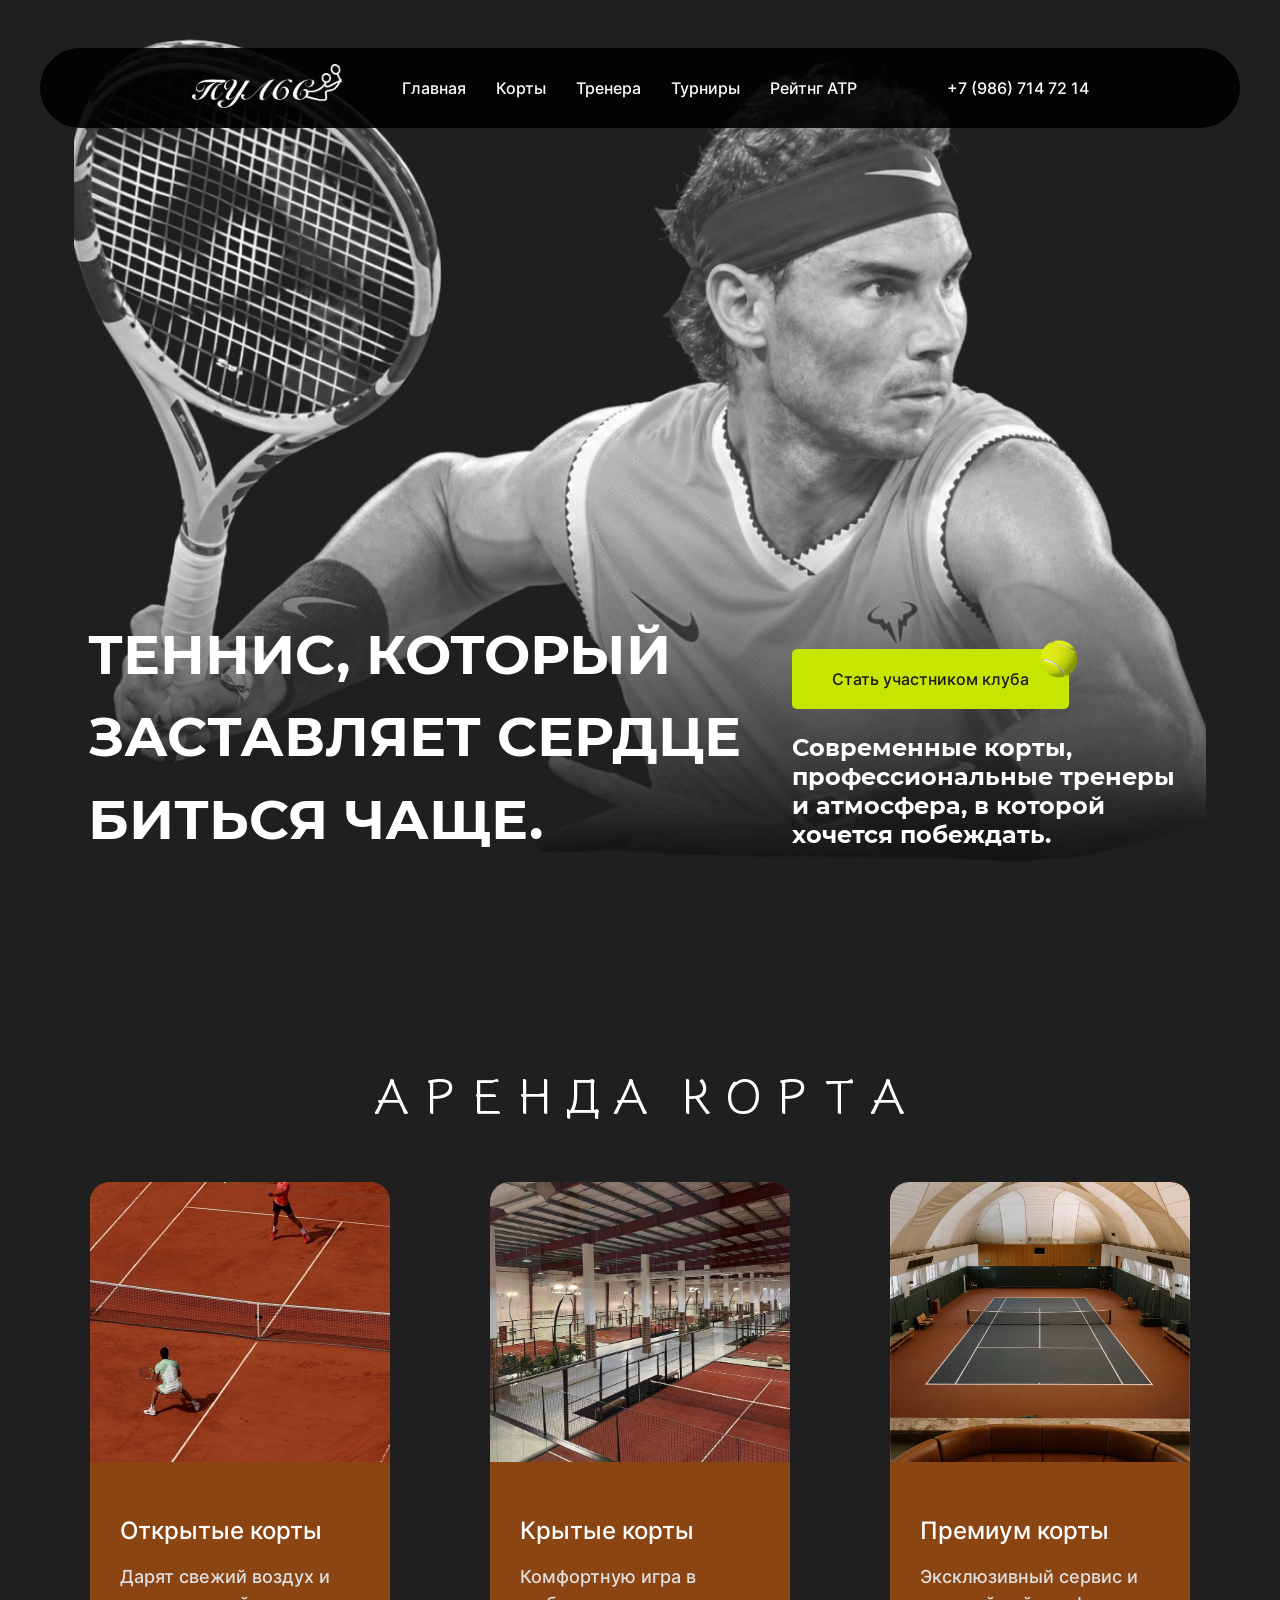
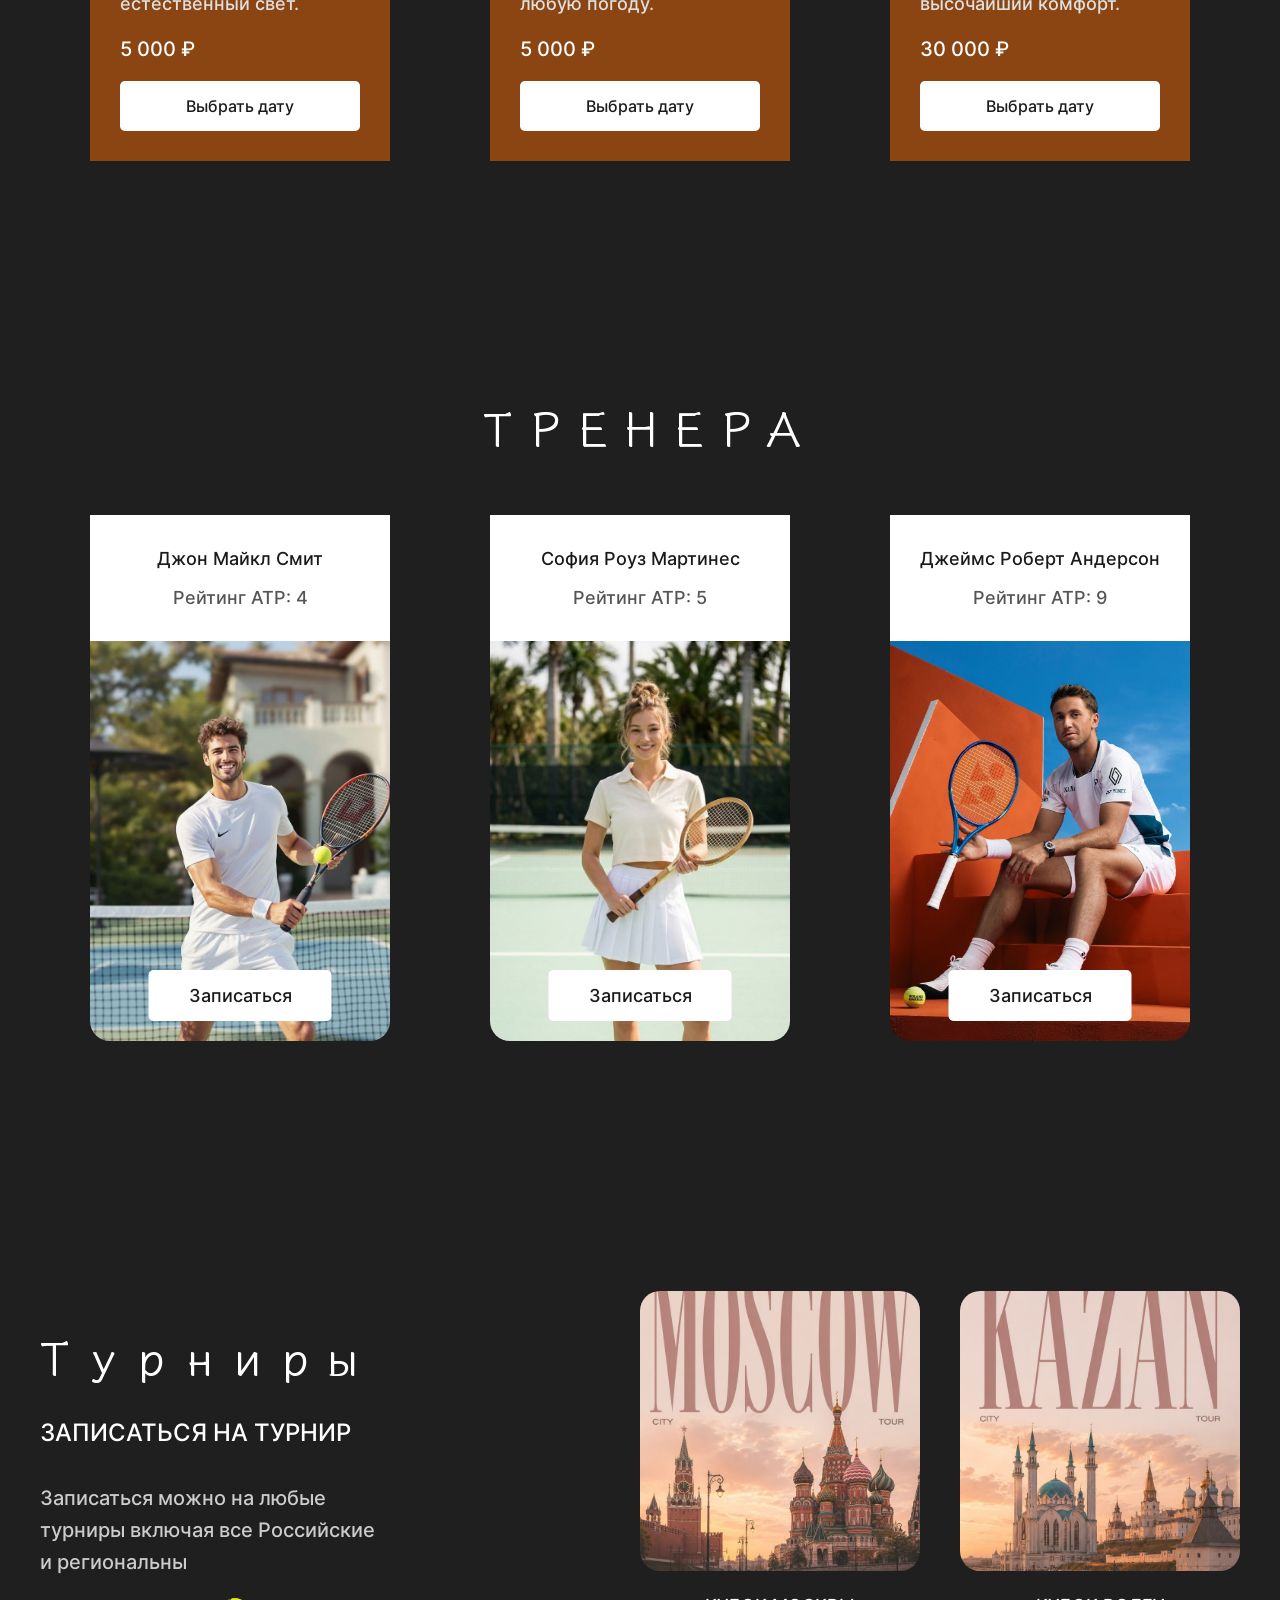
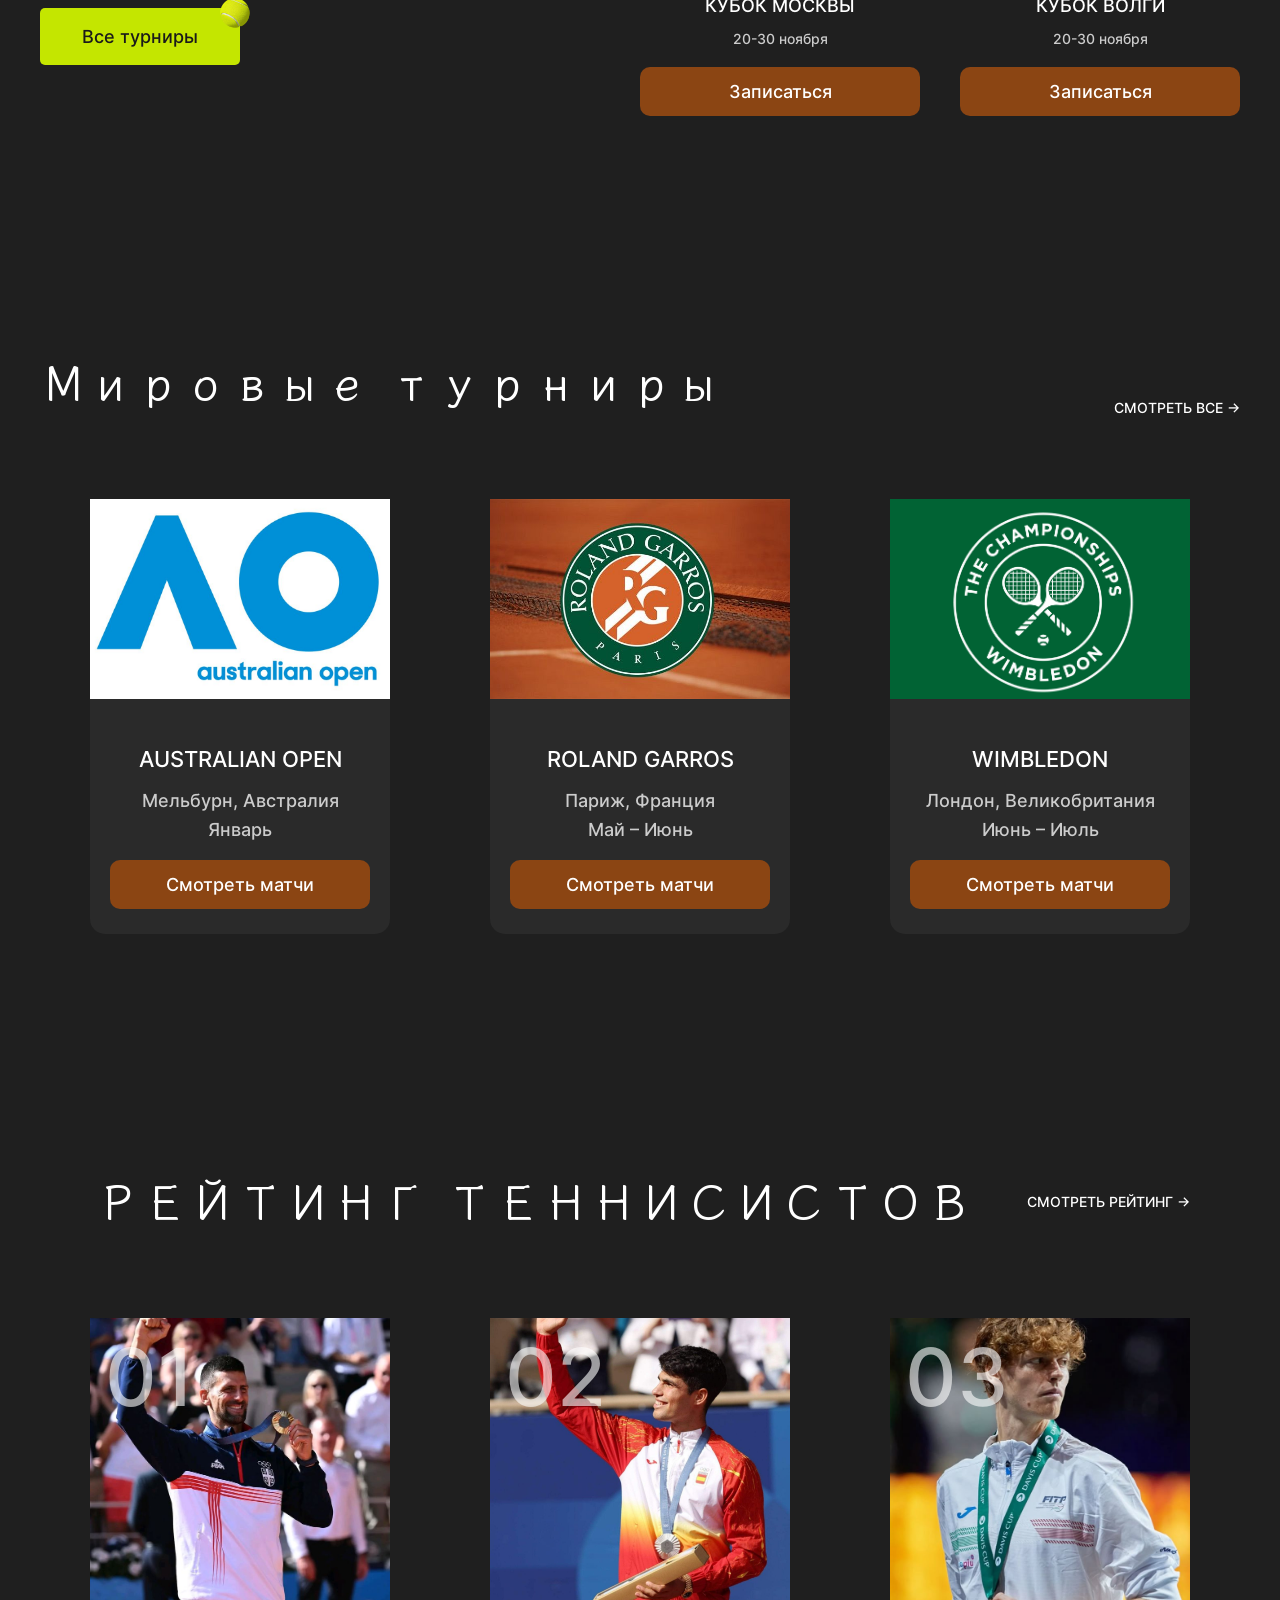
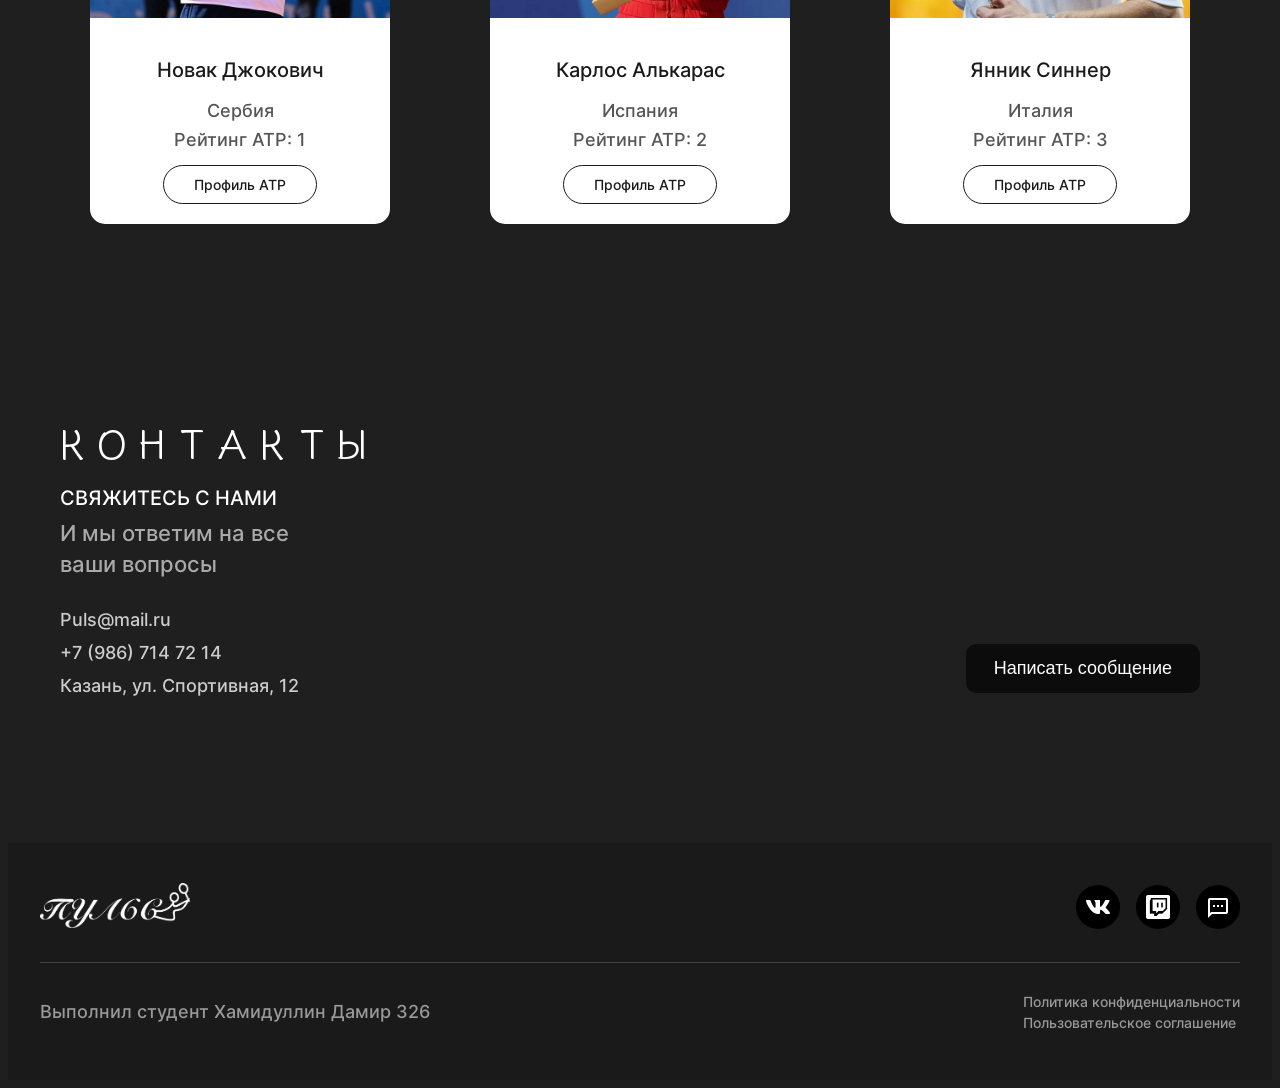
<file: index.html>
<!DOCTYPE html>
<html lang="ru">

<head>
    <meta charset="UTF-8">
    <meta name="viewport" content="width=device-width, initial-scale=1.0">
    <title>Пульс</title>
    <link rel="stylesheet" href="css/style.css">
    <link rel="shortcut icon" href="image/faw.svg" type="image/x-icon">
</head>

<body>
    <!-- шапка -->
    <header>
        <div class="shapca container">
            <div class="shapca-logo"><img src="image/Ресурс-1.png" alt=""></div>

            <nav>
                <a href="#">Главная</a>
                <a href="#cort">Корты</a>
                <a href="#couch">Тренера</a>
                <a href="#tur">Турниры</a>
                <a href="#atp">Рейтнг АТP</a>
                <a href="tel:+79867147214" class="tel">+7 (986) 714 72 14</a>
            </nav>
        </div>

    </header>
    <!-- конец шапки -->

    <!-- банер -->
    <div class="baner-block">
        <div class="baner container-baner">
            <div class="baner-content">
                <h1>ТЕННИС, КОТОРЫЙ ЗАСТАВЛЯЕТ СЕРДЦЕ БИТЬСЯ ЧАЩЕ.</h1>
                <div class="baner-info"> <a href="#con" class="banner-button">Стать участником клуба <img
                            src="image/bool.png" alt="мяч" class="tennis-ball" ></a>
                    <p class="banner-description">Современные корты, профессиональные тренеры и атмосфера, в которой
                        хочется побеждать.</p>
                </div>
            </div>
        </div>
    </div>

    <!-- конец банера -->

    <!-- тенисные корты -->

    <div class="courts container" id="cort">
        <h2 class="courts-title">АРЕНДА КОРТА</h2>
        <div class="courts-grid">

            <div class="court-card">
                <div class="court-image">
                    <img src="image/cort1.jpg" alt="">
                </div>
                <div class="court-info">
                    <h3>Открытые корты</h3>
                    <p>Дарят свежий воздух и естественный свет.</p>
                    <div class="court-price">5 000 ₽</div>
                    <a href="#" class="court-button">Выбрать дату</a>
                </div>
            </div>

            <div class="court-card">
                <div class="court-image">
                    <img src="image/cort2.jpg" alt="">
                </div>
                <div class="court-info">
                    <h3>Крытые корты</h3>
                    <p>Комфортную игра в любую погоду.</p>
                    <div class="court-price">5 000 ₽</div>
                    <a href="#" class="court-button">Выбрать дату</a>
                </div>
            </div>

            <div class="court-card">
                <div class="court-image">
                    <img src="image/cort3.jpg" alt="">
                </div>
                <div class="court-info">
                    <h3>Премиум корты</h3>
                    <p>Эксклюзивный сервис и высочайший комфорт.</p>
                    <div class="court-price">30 000 ₽</div>
                    <a href="#" class="court-button">Выбрать дату</a>
                </div>
            </div>
        </div>
    </div>
    <!-- конец кортов -->

    <!-- тренера -->
    <div class="coaches container" id="couch">
        <h2 class="coaches-title">ТРЕНЕРА</h2>
        <div class="coaches-grid">

            <div class="coach-card">
                <div class="coach-info">
                    <h3>Джон Майкл Смит</h3>
                    <p>Рейтинг ATP: 4</p>
                </div>
                <div class="coach-image">
                    <img src="image/coach1.jpg" alt="">
                    <a href="#" class="coach-button">Записаться</a>
                </div>
            </div>

            <div class="coach-card">
                <div class="coach-info">
                    <h3>София Роуз Мартинес</h3>
                    <p>Рейтинг ATP: 5</p>
                </div>
                <div class="coach-image">
                    <img src="image/coach2.jpg" alt="">
                    <a href="#" class="coach-button">Записаться</a>
                </div>
            </div>

            <div class="coach-card">
                <div class="coach-info">
                    <h3>Джеймс Роберт Андерсон</h3>
                    <p>Рейтинг ATP: 9</p>
                </div>
                <div class="coach-image">
                    <img src="image/coach3.png" alt="">
                    <a href="#" class="coach-button">Записаться</a>
                </div>
            </div>
        </div>
    </div>

    <!-- конец тренеров -->


    <!-- записться на турнир -->

    <div class="tournaments container" id="tur">
        <div class="tournaments-content">
            <div class="tournaments-left">
                <h2 class="tournaments-title">Турниры</h2>
                <h3 class="tournaments-subtitle">ЗАПИСАТЬСЯ НА ТУРНИР</h3>
                <p>Записаться можно на любые турниры включая все Российские и региональны</p>
                <a href="#" class="tournaments-button">
                    Все турниры
                    <img src="image/bool.png" alt="" class="tournaments-ball">
                </a>
            </div>

            <div class="tournaments-cards">
                <div class="tournament-card">
                    <div class="tournament-image">
                        <img src="image/mosvow.jpg" alt="">
                    </div>
                    <h4>КУБОК МОСКВЫ</h4>
                    <p>20-30 ноября</p>
                    <a href="#" class="tournament-button">Записаться</a>
                </div>

                <div class="tournament-card">
                    <div class="tournament-image">
                        <img src="image/kazan.jpg" alt="">
                    </div>
                    <h4>КУБОК ВОЛГИ</h4>
                    <p>20-30 ноября</p>
                    <a href="#" class="tournament-button">Записаться</a>
                </div>
            </div>
        </div>
    </div>

    <!-- конец записи на турниры -->


    <!-- мировые турниры -->

    <div class="world-tournaments container">
        <div class="world-tournaments-header">
            <h2 class="world-tournaments-title">Мировые турниры</h2>
            <a href="#" class="world-tournaments-link">
                СМОТРЕТЬ ВСЕ →
            </a>
        </div>
        <div class="world-tournaments-grid">

            <div class="world-tournament-card">
                <div class="world-tournament-image">
                    <img src="image/australia.jpg" alt="">
                </div>
                <div class="world-tournament-info">
                    <h3>AUSTRALIAN OPEN</h3>
                    <p>Мельбурн, Австралия</p>
                    <div class="tournament-date">Январь</div>
                    <a href="#" class="world-tournament-button">Смотреть матчи</a>
                </div>
            </div>

            <div class="world-tournament-card">
                <div class="world-tournament-image">
                    <img src="image/garros.jpg" alt="">
                </div>
                <div class="world-tournament-info">
                    <h3>ROLAND GARROS</h3>
                    <p>Париж, Франция</p>
                    <div class="tournament-date">Май – Июнь</div>
                    <a href="#" class="world-tournament-button">Смотреть матчи</a>
                </div>
            </div>

            <div class="world-tournament-card">
                <div class="world-tournament-image">
                    <img src="image/wimboldon.png" alt="">
                </div>
                <div class="world-tournament-info">
                    <h3>WIMBLEDON</h3>
                    <p>Лондон, Великобритания</p>
                    <div class="tournament-date">Июнь – Июль</div>
                    <a href="#" class="world-tournament-button">Смотреть матчи</a>
                </div>
            </div>
        </div>
    </div>

    <!-- конец мировых турниров -->


    <!-- рейтинг теннисистов -->
    <div class="rating container" id="atp">
        <div class="rating-header">
            <h2 class="rating-title">Рейтинг теннисистов</h2>
            <a href="https://www.atptour.com/en/rankings/singles" class="rating-link">
                СМОТРЕТЬ РЕЙТИНГ →
            </a>
        </div>
        <div class="rating-grid">

            <div class="rating-card">
                <div class="rating-image">
                    <div class="rating-number">01</div>
                    <img src="image/plaer1.jpg" alt="">
                </div>
                <div class="rating-info">
                    <h3>Новак Джокович</h3>
                    <p>Сербия</p>
                    <div class="atp-rating">Рейтинг ATP: 1</div>
                    <a href="https://www.atptour.com/en/players/novak-djokovic/d643/overview"
                        class="rating-button">Профиль ATP</a>
                </div>
            </div>

            <div class="rating-card">
                <div class="rating-image">
                    <div class="rating-number">02</div>
                    <img src="image/player2.jpg" alt="">
                </div>
                <div class="rating-info">
                    <h3>Карлос Алькарас</h3>
                    <p>Испания</p>
                    <div class="atp-rating">Рейтинг ATP: 2</div>
                    <a href="https://www.atptour.com/en/players/carlos-alcaraz/a0e2/overview"
                        class="rating-button">Профиль ATP</a>
                </div>
            </div>

            <div class="rating-card">
                <div class="rating-image">
                    <div class="rating-number">03</div>
                    <img src="image/player3.jpg" alt="">
                </div>
                <div class="rating-info">
                    <h3>Янник Синнер</h3>
                    <p>Италия</p>
                    <div class="atp-rating">Рейтинг ATP: 3</div>
                    <a href="https://www.atptour.com/en/players/jannik-sinner/s0ag/overview"
                        class="rating-button">Профиль ATP</a>
                </div>
            </div>

        </div>
    </div>
    <!-- конец рейтинга -->

    <!-- контакты -->
    <div class="contacts container" id="con">
        <div class="contacts-info">
            <h2 class="contacts-title">Контакты</h2>
            <p class="contacts-subtitle">Свяжитесь с нами</p>
            <p class="contacts-description">И мы ответим на все<br>ваши вопросы</p>
            <ul class="contacts-details">
                <li><a href="mailto:Puls@mail.ru">Puls@mail.ru</a></li>
                <li><a href="tel:+79867147214">+7 (986) 714 72 14</a></li>
                <li>Казань, ул. Спортивная, 12</li>
            </ul>
        </div>
        <div class="contacts-image">
            <video src="video/tenis.mp4" autoplay muted loop playsinline></video>
            <button class="contacts-btn">Написать сообщение</button>
        </div>
    </div>

    <!-- конец контактов -->

    <!-- подвал -->

    <footer class="footer">
        <div class="footer-top container">
            <a href="#" class="footer-logo">
                <div class="shapca-logo"><img src="image/Ресурс-1.png" alt=""></div>
            </a>
            <div class="footer-socials">
                <a href="#" class="social-link">
                    <img src="image/vc.png" alt="">
                </a>
                <a href="#" class="social-link">
                    <img src="image/twich.png" alt="">
                </a>
                <a href="#" class="social-link">
                    <img src="image/sms.png" alt="">
                </a>
            </div>
        </div>
        <div class="footer-bottom container">
            <p class="footer-author">Выполнил студент Хамидуллин Дамир 326</p>
            <div class="footer-links">
                <a href="polit/Политика-конфиденциальноси.docx" class="footer-privacy" download>Политика
                    конфиденциальности</a><br>
                <a href="polit/Пользовательское-соглашение.docx" class="footer-privacy" download>Пользовательское
                    соглашение</a>
            </div>
        </div>
    </footer>

    <!-- конец подвала -->

</body>

</html>
</file>
<file: css/style.css>
* {
    box-sizing: border-box;
    text-decoration: none;
    transition: 0.5s;
    scroll-behavior: smooth;
}

.container {
    max-width: 1200px;
    margin: 0 auto;
}

@font-face {
    font-family: 'Inter';
    src: url(../fonts/inter/Inter-Light.otf);
    /* src: url(../fonts/inter/Inter-Regular.otf); */
    src: url(../fonts/inter/Inter-Medium.otf);
}

@font-face {
    font-family: 'Montserrat';
    src: url(../fonts/montserrat-2/Montserrat-Regular.ttf);
    src: url(../fonts/montserrat-2/Montserrat-Medium.ttf);
    src: url(../fonts/montserrat-2/Montserrat-Bold.ttf);
}

@font-face {
    font-family:'lansui' ;
    src: url(../fonts/font-2/Iansui-Regular.ttf);
}

h2, .tournaments-title, .rating-title{
    font-family:'lansui' ;
}

h1{
    font-family: 'Montserrat';
}

.favicon-img {
    width: 2200px;  
    height: 2200px;  
    flex: 1;
}

.container-baner {
    max-width: 1600px;
    margin: 0 auto;
}

body {
    font-family: 'Inter';
    background-color: #1F1F1F;
}

/* шапка */

header {
    display: flex;
    justify-content: center;
    padding-top: 20px;
}

.shapca {
    display: flex;
    justify-content: center;
    align-items: center;
    background-color: rgba(0, 0, 1, 0.9);
    width: 1200px;
    height: 80px;
    border-radius: 50px;
    margin: 20px auto 0;
    position: fixed;
    z-index: 500;
}

.shapca-logo img {
    width: 150px;
    margin-left: 0;
    height: auto;
    object-fit: contain;
}

nav {
    display: flex;
    justify-content: center;
    align-items: center;
    gap: 30px;
    margin-left: 60px;
}

nav a:hover{
     transform: translateY(-3px);
}

.shapca a {
    color: white;
    display: flex;
    align-items: center;
}

.tel {
    margin-left: 60px;
}

/* конец шапки */

/* банер */
.baner-block {
    background-image: url('../image/baner.png');
    background-repeat: no-repeat;
    background-size: contain;
    background-position: center;
    width: 100%;
    height: 100vh;
    display: flex;
    align-items: center;
    justify-content: center;
}

.baner {
    height: 1000px;
    display: flex;
    align-items: flex-end;
    padding: 0 80px 80px;
}

.baner-content {
    display: flex;
    justify-content: space-between;
    align-items: flex-end;
    width: 100%;
}

.baner-content h1 {
    font-size: 55px;
    line-height: 150%;
    font-weight: bold;
    color: white;
    width: 800px;
}

.baner-info {
    display: flex;
    flex-direction: column;
    align-items: flex-start;
    max-width: 400px;
    margin-bottom: 25px;
}

.banner-button {
    display: inline-block;
    padding: 20px 40px;
    background-color: #c4e600;
    color: #1a1a1a;
    font-size: 16px;
    font-weight: 200;
    border-radius: 5px;
    position: relative;
}

.tennis-ball {
    position: absolute;
    top: -15px;
    right: -15px;
    width: 50px;
    height: 50px;
    object-fit: contain;
}

.banner-button:hover {
    background-color: #d4f610;
    transform: translateY(-2px);
    box-shadow: 0 5px 20px rgba(196, 230, 0, 0.4);
}

.banner-button:hover .tennis-ball {
    transform: translateY(-3px) rotate(1000deg);
}

.banner-description {
    font-size: 24px;
    font-family: 'Montserrat';
    color: #ffffff;
     font-weight: 400;
}

/* конец банера */


/* корты */

.courts {
    padding: 100px 0;
    text-align: center;
}

.courts-title {
    font-size: 48px;
    font-weight: 400;
    color: #ffffff;
    margin-bottom: 60px;
    text-transform: uppercase;
}

.courts-grid {
    display: flex;
    justify-content: center;
    gap: 100px;
    flex-wrap: wrap;
}

.court-card {
    background-color: #8B4513;
    border-radius: 20px 20px 0 0;
    overflow: hidden;
    width: 300px;
    text-align: left;
}

.court-image {
    width: 100%;
    height: 280px;
    overflow: hidden;
}

.court-image img {
    width: 100%;
    height: 100%;
    object-fit: cover;
    display: block;
}

.court-info {
    padding: 30px;
}

.court-info h3 {
    font-size: 24px;
    font-weight: 400;
    color: #ffffff;
    margin-bottom: 10px;
}

.court-info p {
    font-size: 18px;
    color: #e0e0e0;
    line-height: 1.5;
    margin-bottom: 20px;
    min-height: 50px;
}

.court-price {
    font-size: 20px;
    font-weight: 300;
    color: #ffffff;
    margin-bottom: 20px;
}

.court-button {
    display: block;
    width: 100%;
    padding: 15px;
    background-color: #ffffff;
    color: #1a1a1a;
    text-align: center;
    font-size: 16px;
    font-weight: 200;
    border-radius: 5px;
}

.court-button:hover {
    background-color: #c4e600;
    transform: translateY(-2px);
}

/* конец кортов */


/* тренера */

.coaches {
    padding: 100px 0;
    text-align: center;
}

.coaches-title {
    font-size: 48px;
    font-weight: 400;
    color: #ffffff;
    margin-bottom: 60px;
    text-transform: uppercase;
}

.coaches-grid {
    display: flex;
    justify-content: center;
    gap: 100px;
    flex-wrap: wrap;
}

.coach-card {
    width: 300px;
    overflow: hidden;
    border-radius: 0 0 20px 20px;
}

.coach-info {
    background-color: #ffffff;
    padding: 15px 20px;
    text-align: center;
}

.coach-info h3 {
    font-size: 18px;
    font-weight:400;
    color: #1a1a1a;
    margin-bottom: 5px;
}

.coach-info p {
    font-size: 18px;
    color: #555555;
}

.coach-image {
    position: relative;
    width: 100%;
    height: 400px;
    overflow: hidden;
}

.coach-image img {
    width: 100%;
    height: 100%;
    object-fit: cover;
    object-position: top;
    display: block;
}

.coach-button {
    position: absolute;
    bottom: 20px;
    left: 50%;
    transform: translateX(-50%);
    padding: 15px 40px;
    background-color: #ffffff;
    color: #1a1a1a;
    font-size: 18px;
    font-weight: 200;
    border-radius: 5px;
}

.coach-button:hover {
    background-color: #c4e600;
    transform: translateX(-50%) translateY(-2px);
}

/* конец тренеров */

/* записаться на турнир */

.tournaments {
    margin-top: 50px;
    padding: 100px 0;
}

.tournaments-content {
    display: flex;
    justify-content: space-between;
    align-items: flex-start;
    gap: 60px;
}

.tournaments-left {
    flex: 1;
    text-align: left;
    display: flex;
    flex-direction: column;
}

.tournaments-title {
    font-size: 48px;
    margin-left: -10px;
    font-weight: 400;
    color: #ffffff;
    margin-bottom: 10px;
}


.tournaments-subtitle {
    font-size: 24px;
    font-weight: 400;
    color: #ffffff;
    margin-bottom: 15px;
    text-transform: uppercase;
}

.tournaments-left p {
    font-size: 20px;
    color: #cccccc;
    line-height: 1.6;
    margin-bottom: 30px;
    max-width: 350px;
}

.tournaments-button {
    position: relative;
    padding: 18px 36px;
    background-color: #c4e600;
    color: #1a1a1a;
    font-size: 18px;
    font-weight: 200;
    border-radius: 5px;
    margin-top: auto;
    width: 200px;
    text-align: center;
}

.tournaments-button:hover {
    background-color: #d4f610;
    transform: translateY(-2px);
}

.tournaments-ball {
    position: absolute;
    top: -15px;
    right: -15px;
    width: 40px;
    height: 40px;
}

.tournaments-button:hover .tournaments-ball {
    transform: translateY(-3px) rotate(1000deg);
}

.tournaments-cards {
    flex: 1;
    display: flex;
    gap: 40px;
}

.tournament-card {
    width: 280px;
    text-align: center;
}

.tournament-image {
    width: 100%;
    height: 280px;
    border-radius: 20px;
    overflow: hidden;
    margin-bottom: 20px;
}

.tournament-image img {
    width: 100%;
    height: 100%;
    object-fit: cover;
    display: block;
}

.tournament-card h4 {
    font-size: 18px;
    font-weight: 300;
    color: #ffffff;
    margin-bottom: 8px;
    text-transform: uppercase;
}

.tournament-card p {
    font-size: 14px;
    color: #cccccc;
    margin-bottom: 20px;
}

.tournament-button {
    display: block;
    width: 100%;
    padding: 14px;
    background-color: #8B4513;
    color: #ffffff;
    text-align: center;
    font-size: 18px;
    font-weight: 200;
    border-radius: 10px;
}

.tournament-button:hover {
    background-color: #a0522d;
}

/* конец записи на турнир */

/* мировые турниры */

.world-tournaments {
    padding: 100px 0;
}

.world-tournaments-header {
    display: flex;
    justify-content: space-between;
    align-items: center;
    margin-bottom: 50px;
}

.world-tournaments-title {
    font-size: 48px;
    margin-right: 40px;
    font-weight: 400;
    color: #ffffff;
    
}

.world-tournaments-link {
    display: flex;
    align-items: center;
    gap: 10px;
    color: #ffffff;
    margin-top: 50px;
    font-size: 14px;
}

.world-tournaments-link:hover {
    color: #c4e600;
}

.world-tournaments-grid {
    display: flex;
    justify-content: center;
    gap: 100px;
    flex-wrap: wrap;
}

.world-tournament-card {
    width: 300px;
    background-color: #2a2a2a;
    border-radius: 15px;
}

.world-tournament-image {
    height: 200px;
    overflow: hidden;
}

.world-tournament-image img {
    width: 100%;
    height: 100%;
    object-fit: cover;
    display: block;
}

.world-tournament-info {
    padding: 25px 20px;
    text-align: center;
}

.world-tournament-info h3 {
    font-size: 22px;
    font-weight: 300;
    color: #ffffff;
    margin-bottom: 10px;
    text-transform: uppercase;
}

.world-tournament-info p {
    font-size: 18px;
    color: #cccccc;
    margin-bottom: 8px;
}

.tournament-date {
    font-size: 18px;
    color: #cccccc;
    margin-bottom: 20px;
}

.world-tournament-button {
    display: block;
    padding: 14px;
    background-color: #8B4513;
    color: #ffffff;
    text-align: center;
    font-size: 18px;
    font-weight: 200;
    border-radius: 10px;
}

.world-tournament-button:hover {
    background-color: #a0522d;
}

/* конец мировых турниров */

/* рейтинг тенисистов */

.rating {
    padding: 100px 0;
}

.rating-header {
    display: flex;
    justify-content: space-between;
    align-items: center;
    margin-bottom: 50px;
}

.rating-title {
    font-size: 48px;
    font-weight: 400;
    color: #ffffff;
    text-transform: uppercase;
    text-align: center;
    flex: 1;
}

.rating-link {
    display: flex;
    align-items: center;
    gap: 10px;
    color: #ffffff;
    font-size: 14px;
    margin-right: 50px;
}

.rating-link:hover {
    color: #c4e600;
}

.rating-grid {
    display: flex;
    justify-content: center;
    gap: 100px;
    flex-wrap: wrap;
}

.rating-card {
    width: 300px;
    border-radius: 15px;
    background-color: #ffffff;
}

.rating-image {
    position: relative;
    height: 300px;
}

.rating-image img {
    width: 100%;
    height: 100%;
    object-fit: cover;
    display: block;
}

.rating-number {
    position: absolute;
    top: 10px;
    left: 15px;
    font-size: 80px;
    font-weight: 400;
    color: rgb(255, 255, 255, 0.6);
   
}

.rating-info {
    padding: 20px;
    text-align: center;
}

.rating-info h3 {
    font-size: 20px;
    font-weight: 300;
    color: #1a1a1a;
    margin-bottom: 8px;
}

.rating-info p {
    font-size: 18px;
    color: #555555;
    margin-bottom: 8px;
}

.atp-rating {
    font-size: 18px;
    color: #555555;
    margin-bottom: 15px;
}

.rating-button {
    display: inline-block;
    /* текст */
    padding: 10px 30px;
    background-color: transparent;
    color: #1a1a1a;
    font-size: 14px;
    font-weight: 200;
    border: 1px solid #1a1a1a;
    border-radius: 25px;
}

.rating-button:hover {
    background-color: #1a1a1a;
    color: #ffffff;
}

/* конец рейтинга */

/* контакты */

.contacts {
    display: flex;
    justify-content: space-between;
    align-items: center;
    gap: 60px;
    padding: 80px 20px;
}

.contacts-info {
    flex: 1;
    display: flex;
    flex-direction: column;
    align-items: flex-start;
    padding-left: 0;
}

.contacts-title,
.contacts-subtitle,
.contacts-description,
.contacts-details {
    margin: 0;
    padding: 0;
    text-align: left;
}

.contacts-title {
    font-size: 40px;
    margin-left: -8px;
    font-weight: 300;
    text-transform: uppercase;
    color: #fff;
    margin-bottom: 20px;
}

.contacts-subtitle {
    font-size: 20px;
    font-weight: 300;
    text-transform: uppercase;
    color: #fff;
    margin-bottom: 8px;
}

.contacts-description {
    font-size: 22px;
    color: #aaa;
    line-height: 1.4;
    margin-bottom: 30px;
}

.contacts-details {
    list-style: none;
    display: flex;
    flex-direction: column;
    gap: 12px;
}

.contacts-details li {
    color: #ccc;
    font-size: 18px;
    margin: 0;
    padding: 0;
}

.contacts-details a {
    color: #ccc;
}

.contacts-details a:hover {
    color: #fff;
}

.contacts-image {
    flex: 1;
    position: relative;
    border-radius: 20px;
    overflow: hidden;
    aspect-ratio: 16 / 9;
    /* размер видео */
}

.contacts-image video {
    width: 100%;
    height: 100%;
    object-fit: cover;
}

.contacts-btn {
    position: absolute;
    bottom: 20px;
    right: 20px;
    background-color: rgba(0, 0, 0, 0.6);
    color: #fff;
    border: none;
    padding: 14px 28px;
    font-size: 18px;
    font-weight: 200;
    border-radius: 10px;
    cursor: pointer;
}

.contacts-btn:hover {
    background-color: rgba(0, 0, 0, 0.85);
}

/* конец контактов */

/* подвал */

.footer {
    background-color: #1a1a1a;
    color: #fff;
    padding: 40px 20px;
    margin-top: 50px;
}

.footer-top {
    display: flex;
    justify-content: space-between;
    align-items: center;
    padding-bottom: 30px;
    border-bottom: 1px solid #444;
    margin-bottom: 20px;
}

.footer-logo-img {
    width: 300px;
    margin-left: 0;
    height: auto;
    object-fit: contain;
}

.footer-socials {
    display: flex;
    gap: 16px;
}

.social-link {
    width: 44px;
    height: 44px;
    border-radius: 50%;
    background-color: #000000;
    display: flex;
    align-items: center;
    justify-content: center;
}

.social-link:hover {
    background-color: #555;
    transform: translateY(-3px);
}

.footer-bottom {
    display: flex;
    justify-content: space-between;
    align-items: center;
    flex-wrap: wrap;
    gap: 10px;
}

.footer-links {
    display: flex;
    display: block;
    font-size: 18px;
}

.footer-author {
    font-size: 18px;
    color: #999;
}

.footer-privacy {
    font-size: 14px;
    color: #999;
}

.footer-privacy:hover {
    color: #fff;
}

/* конец подвала */
</file>
